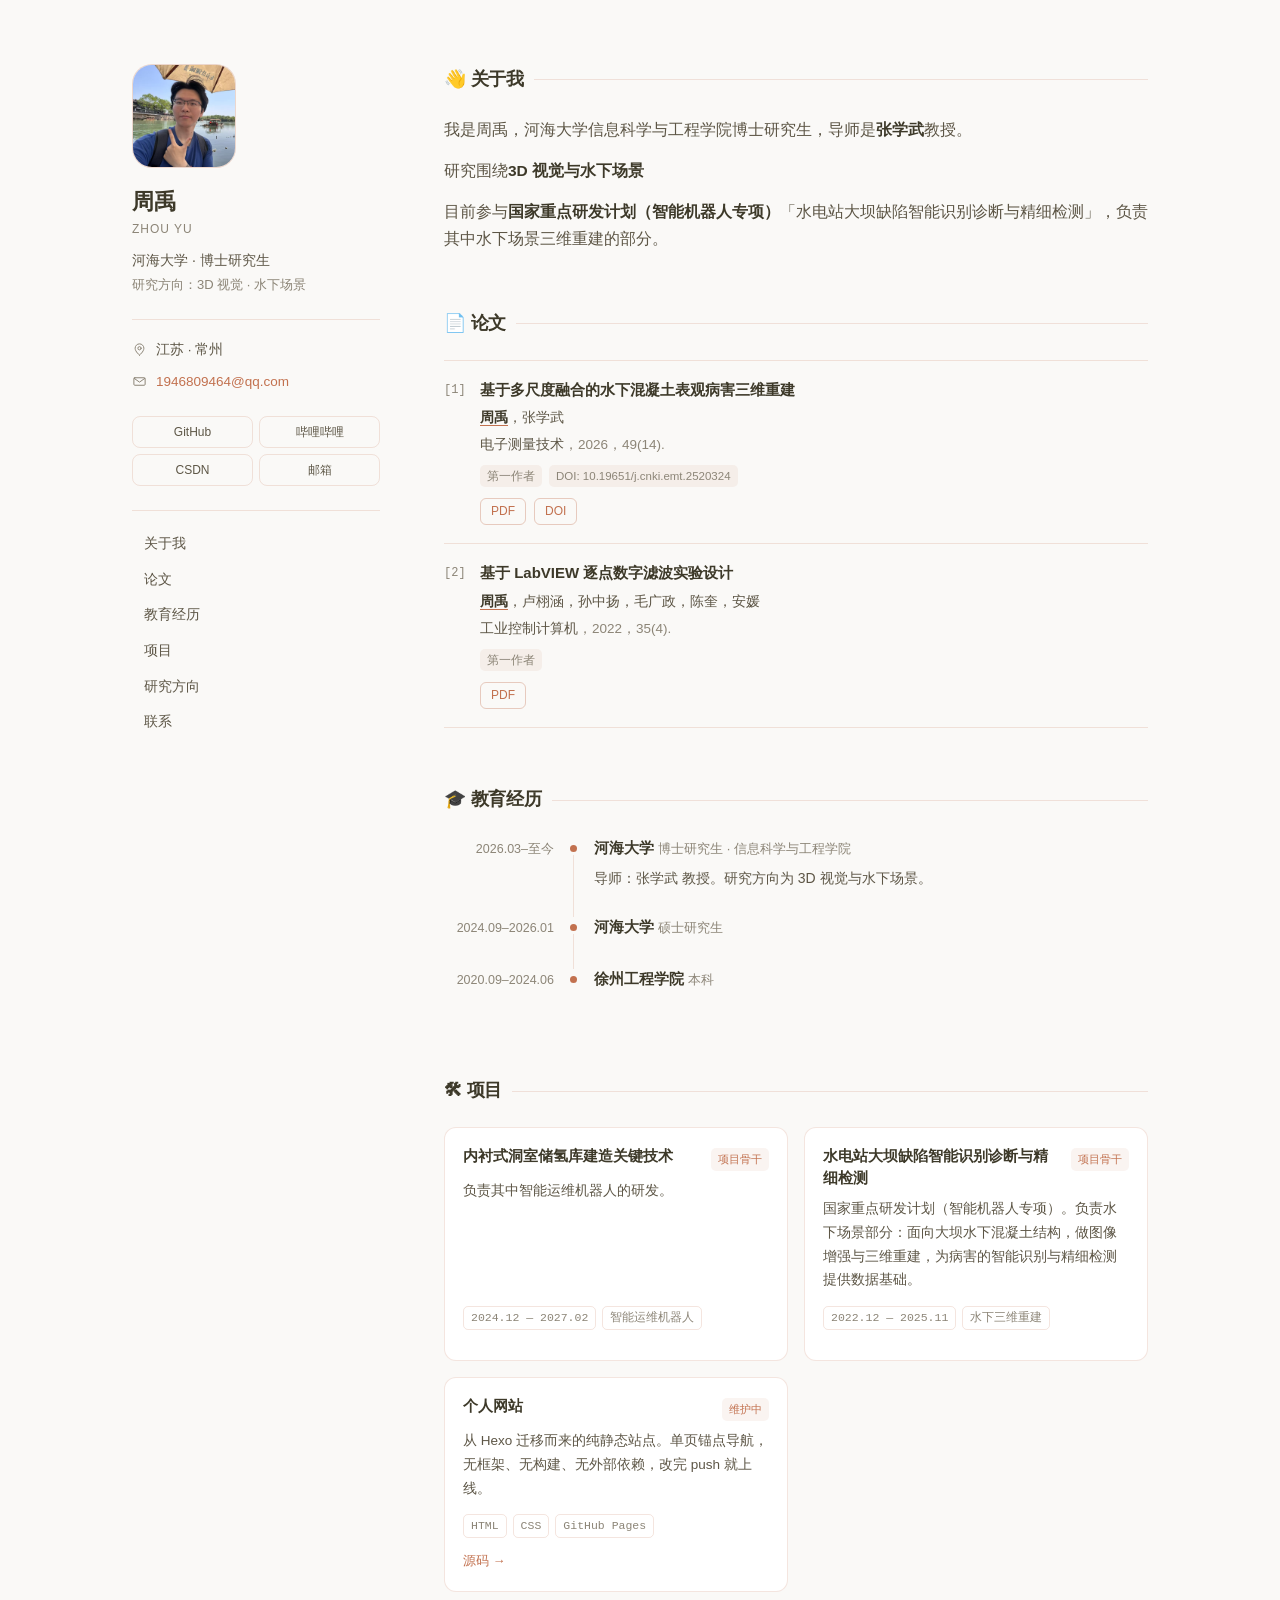
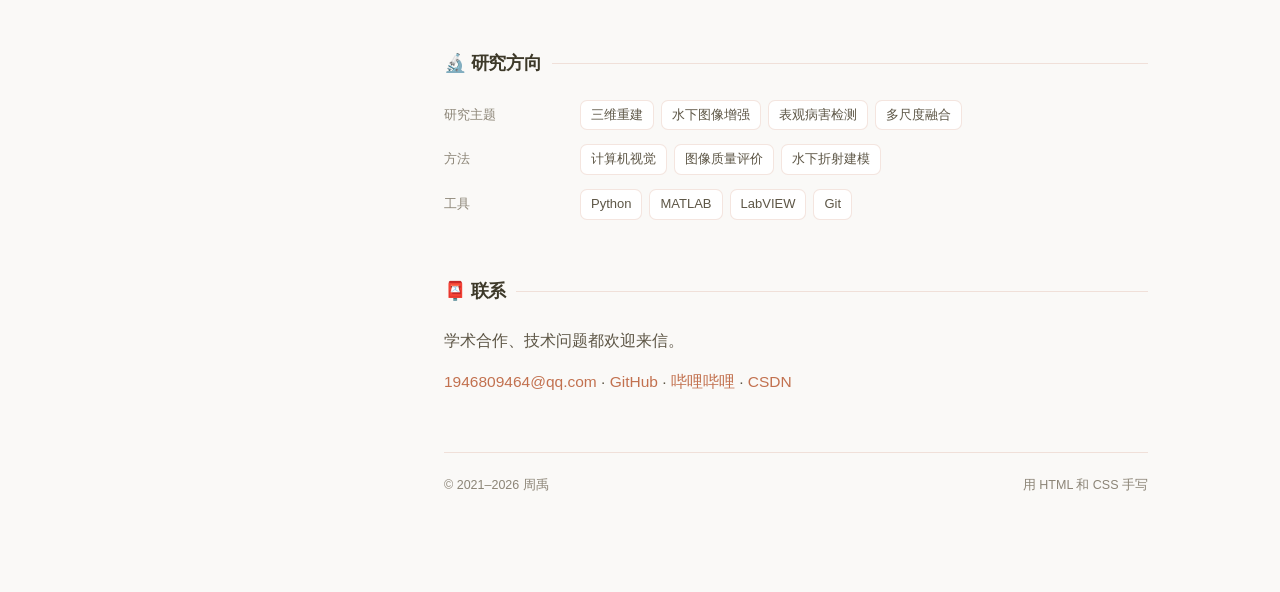
<file: index.html>
<!DOCTYPE html>
<html lang="zh-CN">
<head>
<meta charset="utf-8">
<meta name="viewport" content="width=device-width, initial-scale=1">
<title>周禹 | Zhou Yu</title>
<meta name="description" content="周禹，河海大学博士研究生，导师张学武教授。研究方向为 3D 视觉与水下场景。">
<link rel="stylesheet" href="css/style.css">
</head>
<body>

<div class="layout">

  <!-- ==================== 左侧栏 ==================== -->
  <aside class="sidebar">

    <div class="avatar">
      <img src="images/profile.jpg" alt="周禹">
    </div>

    <h1 class="name">周禹</h1>
    <p class="name-en">Zhou Yu</p>
    <p class="tagline">河海大学 · 博士研究生</p>
    <p class="motto">研究方向：3D 视觉 · 水下场景</p>

    <ul class="meta">
      <li>
        <svg viewBox="0 0 24 24" aria-hidden="true"><path d="M12 21s7-5.5 7-11a7 7 0 1 0-14 0c0 5.5 7 11 7 11z"/><circle cx="12" cy="10" r="2.6"/></svg>
        <span>江苏 · 常州</span>
      </li>
      <li>
        <svg viewBox="0 0 24 24" aria-hidden="true"><rect x="3" y="6" width="18" height="12" rx="1.5"/><path d="M3.5 7l8.5 6 8.5-6"/></svg>
        <span><a href="mailto:1946809464@qq.com">1946809464@qq.com</a></span>
      </li>
    </ul>

    <div class="socials">
      <a href="https://github.com/Elementary-function" target="_blank" rel="noopener">GitHub</a>
      <a href="https://space.bilibili.com/697409959" target="_blank" rel="noopener">哔哩哔哩</a>
      <a href="https://zhouyu.blog.csdn.net" target="_blank" rel="noopener">CSDN</a>
      <a href="mailto:1946809464@qq.com">邮箱</a>
    </div>

    <nav class="sidebar-nav">
      <a href="#about">关于我</a>
      <a href="#publications">论文</a>
      <a href="#education">教育经历</a>
      <a href="#projects">项目</a>
      <a href="#skills">研究方向</a>
      <a href="#contact">联系</a>
    </nav>

  </aside>

  <!-- ==================== 右侧主内容 ==================== -->
  <main>

    <section id="about">
      <h2>👋 关于我</h2>
      <p class="lead">我是周禹，河海大学信息科学与工程学院博士研究生，导师是<strong>张学武</strong>教授。</p>
      <p class="lead">研究围绕<strong>3D 视觉与水下场景</strong></p>
      <p class="lead">目前参与<strong>国家重点研发计划（智能机器人专项）</strong>「水电站大坝缺陷智能识别诊断与精细检测」，负责其中水下场景三维重建的部分。</p>
    </section>

    <section id="publications">
      <h2>📄 论文</h2>
      <ol class="pubs">

        <li class="pub">
          <div class="pub-title">基于多尺度融合的水下混凝土表观病害三维重建</div>
          <div class="pub-authors"><span class="me">周禹</span>，张学武</div>
          <div class="pub-venue"><em>电子测量技术</em>，2026，49(14).</div>
          <div class="pub-tags">
            <span>第一作者</span>
            <span>DOI: 10.19651/j.cnki.emt.2520324</span>
          </div>
          <div class="pub-links">
            <a href="files/zhou2026-underwater-3d-reconstruction.pdf" target="_blank" rel="noopener">PDF</a>
            <a href="https://doi.org/10.19651/j.cnki.emt.2520324" target="_blank" rel="noopener">DOI</a>
          </div>
        </li>

        <li class="pub">
          <div class="pub-title">基于 LabVIEW 逐点数字滤波实验设计</div>
          <div class="pub-authors"><span class="me">周禹</span>，卢栩涵，孙中扬，毛广政，陈奎，安媛</div>
          <div class="pub-venue"><em>工业控制计算机</em>，2022，35(4).</div>
          <div class="pub-tags">
            <span>第一作者</span>
          </div>
          <div class="pub-links">
            <a href="files/zhou2022-labview-digital-filter.pdf" target="_blank" rel="noopener">PDF</a>
          </div>
        </li>

      </ol>
    </section>

    <section id="education">
      <h2>🎓 教育经历</h2>
      <div class="timeline">

        <div class="tl-item">
          <div class="tl-date">2026.03–至今</div>
          <div class="tl-body">
            <h3>河海大学 <span class="role">博士研究生 · 信息科学与工程学院</span></h3>
            <p>导师：张学武 教授。研究方向为 3D 视觉与水下场景。</p>
          </div>
        </div>

        <div class="tl-item">
          <div class="tl-date">2024.09–2026.01</div>
          <div class="tl-body">
            <h3>河海大学 <span class="role">硕士研究生</span></h3>
          </div>
        </div>

        <div class="tl-item">
          <div class="tl-date">2020.09–2024.06</div>
          <div class="tl-body">
            <h3>徐州工程学院 <span class="role">本科</span></h3>
          </div>
        </div>

      </div>
    </section>

    <section id="projects">
      <h2>🛠 项目</h2>
      <div class="cards">

        <article class="card">
          <div class="card-head">
            <h3>内衬式洞室储氢库建造关键技术</h3>
            <span class="badge">项目骨干</span>
          </div>
          <p>负责其中智能运维机器人的研发。</p>
          <div class="tags">
            <span>2024.12 — 2027.02</span>
            <span>智能运维机器人</span>
          </div>
        </article>

        <article class="card">
          <div class="card-head">
            <h3>水电站大坝缺陷智能识别诊断与精细检测</h3>
            <span class="badge">项目骨干</span>
          </div>
          <p>国家重点研发计划（智能机器人专项）。负责水下场景部分：面向大坝水下混凝土结构，做图像增强与三维重建，为病害的智能识别与精细检测提供数据基础。</p>
          <div class="tags">
            <span>2022.12 — 2025.11</span>
            <span>水下三维重建</span>
          </div>
        </article>

        <article class="card">
          <div class="card-head">
            <h3>个人网站</h3>
            <span class="badge">维护中</span>
          </div>
          <p>从 Hexo 迁移而来的纯静态站点。单页锚点导航，无框架、无构建、无外部依赖，改完 push 就上线。</p>
          <div class="tags">
            <span>HTML</span><span>CSS</span><span>GitHub Pages</span>
          </div>
          <div class="card-links">
            <a href="https://github.com/Elementary-function/elementary-function.github.io" target="_blank" rel="noopener">源码 →</a>
          </div>
        </article>

      </div>
    </section>

    <section id="skills">
      <h2>🔬 研究方向</h2>
      <dl class="skills">
        <div class="skill-row">
          <dt>研究主题</dt>
          <dd>
            <span class="chip">三维重建</span>
            <span class="chip">水下图像增强</span>
            <span class="chip">表观病害检测</span>
            <span class="chip">多尺度融合</span>
          </dd>
        </div>
        <div class="skill-row">
          <dt>方法</dt>
          <dd>
            <span class="chip">计算机视觉</span>
            <span class="chip">图像质量评价</span>
            <span class="chip">水下折射建模</span>
          </dd>
        </div>
        <div class="skill-row">
          <dt>工具</dt>
          <dd>
            <span class="chip">Python</span>
            <span class="chip">MATLAB</span>
            <span class="chip">LabVIEW</span>
            <span class="chip">Git</span>
          </dd>
        </div>
      </dl>
    </section>

    <section id="contact">
      <h2>📮 联系</h2>
      <p class="lead">学术合作、技术问题都欢迎来信。</p>
      <p class="lead">
        <a href="mailto:1946809464@qq.com">1946809464@qq.com</a> ·
        <a href="https://github.com/Elementary-function" target="_blank" rel="noopener">GitHub</a> ·
        <a href="https://space.bilibili.com/697409959" target="_blank" rel="noopener">哔哩哔哩</a> ·
        <a href="https://zhouyu.blog.csdn.net" target="_blank" rel="noopener">CSDN</a>
      </p>
    </section>

    <footer class="footer">
      <span>© 2021–2026 周禹</span>
      <span>用 HTML 和 CSS 手写</span>
    </footer>

  </main>
</div>

</body>
</html>
</file>
<file: css/style.css>
/* ============================================================
   style.css — 全站唯一样式表
   改配色只需改下面 :root 里的变量
   ============================================================ */

:root {
  --bg: #faf9f7;
  --surface: #ffffff;
  --text: #3d3929;
  --text-2: #5d5646;
  --text-3: #8c8577;
  --accent: #c2714f;
  --accent-soft: rgba(194, 113, 79, 0.08);
  --border: rgba(194, 113, 79, 0.18);
  --border-strong: rgba(194, 113, 79, 0.34);
  --radius: 12px;
  --maxw: 1080px;
  --font: -apple-system, BlinkMacSystemFont, "Segoe UI", "PingFang SC",
    "Hiragino Sans GB", "Microsoft YaHei", "Helvetica Neue", Arial, sans-serif;
  --mono: ui-monospace, "SF Mono", "Cascadia Code", Consolas, "Courier New", monospace;
}

@media (prefers-color-scheme: dark) {
  :root {
    --bg: #1b1916;
    --surface: #24211d;
    --text: #efece4;
    --text-2: #c4bdaf;
    --text-3: #8e877a;
    --accent: #e2926c;
    --accent-soft: rgba(226, 146, 108, 0.12);
    --border: rgba(226, 146, 108, 0.2);
    --border-strong: rgba(226, 146, 108, 0.38);
  }
}

*,
*::before,
*::after {
  box-sizing: border-box;
}

html {
  scroll-behavior: smooth;
}

body {
  margin: 0;
  background: var(--bg);
  color: var(--text);
  font-family: var(--font);
  font-size: 15px;
  line-height: 1.75;
  -webkit-font-smoothing: antialiased;
}

a {
  color: var(--accent);
  text-decoration: none;
}

a:hover {
  text-decoration: underline;
  text-underline-offset: 3px;
}

/* ---------- 两栏骨架 ---------- */

.layout {
  display: grid;
  grid-template-columns: 248px minmax(0, 1fr);
  gap: 64px;
  max-width: var(--maxw);
  margin: 0 auto;
  padding: 64px 32px 96px;
}

/* ---------- 左侧栏 ---------- */

.sidebar {
  position: sticky;
  top: 64px;
  align-self: start;
}

.avatar {
  width: 104px;
  height: 104px;
  border-radius: 20px;
  background: var(--accent-soft);
  border: 1px solid var(--border);
  display: grid;
  place-items: center;
  font-size: 38px;
  font-weight: 600;
  color: var(--accent);
  overflow: hidden;
  margin-bottom: 20px;
}

.avatar img {
  width: 100%;
  height: 100%;
  object-fit: cover;
  object-position: 0% 45%;
  display: block;
}

.name {
  margin: 0 0 4px;
  font-size: 22px;
  font-weight: 600;
  letter-spacing: -0.01em;
  line-height: 1.3;
}

.name-en {
  margin: -2px 0 8px;
  font-size: 12px;
  letter-spacing: 0.08em;
  text-transform: uppercase;
  color: var(--text-3);
}

.tagline {
  margin: 0 0 2px;
  color: var(--text-2);
  font-size: 14px;
}

.motto {
  margin: 0 0 22px;
  color: var(--text-3);
  font-size: 13px;
}

.meta {
  list-style: none;
  margin: 0 0 22px;
  padding: 0;
  border-top: 1px solid var(--border);
  padding-top: 18px;
}

.meta li {
  display: flex;
  gap: 9px;
  align-items: flex-start;
  font-size: 13.5px;
  color: var(--text-2);
  margin-bottom: 9px;
  word-break: break-word;
}

.meta svg {
  flex: 0 0 15px;
  width: 15px;
  height: 15px;
  margin-top: 4px;
  stroke: var(--text-3);
  fill: none;
  stroke-width: 1.6;
  stroke-linecap: round;
  stroke-linejoin: round;
}

.socials {
  display: grid;
  grid-template-columns: 1fr 1fr;
  gap: 6px;
  margin-bottom: 24px;
}

.socials a {
  display: flex;
  align-items: center;
  justify-content: center;
  height: 32px;
  border: 1px solid var(--border);
  border-radius: 8px;
  font-size: 12px;
  color: var(--text-2);
  transition: border-color 0.18s, background 0.18s, color 0.18s;
}

.socials a:hover {
  background: var(--accent-soft);
  border-color: var(--border-strong);
  color: var(--accent);
  text-decoration: none;
}

.sidebar-nav {
  border-top: 1px solid var(--border);
  padding-top: 16px;
  display: flex;
  flex-direction: column;
  gap: 2px;
}

.sidebar-nav a {
  color: var(--text-2);
  font-size: 13.5px;
  padding: 5px 0 5px 10px;
  border-left: 2px solid transparent;
  transition: color 0.18s, border-color 0.18s;
}

.sidebar-nav a:hover {
  color: var(--accent);
  border-left-color: var(--accent);
  text-decoration: none;
}

/* ---------- 主内容 ---------- */

main {
  min-width: 0;
}

section {
  margin-bottom: 56px;
  scroll-margin-top: 32px;
}

section > h2 {
  display: flex;
  align-items: center;
  gap: 10px;
  margin: 0 0 20px;
  font-size: 18px;
  font-weight: 600;
  letter-spacing: -0.01em;
}

section > h2::after {
  content: "";
  flex: 1;
  height: 1px;
  background: var(--border);
}

.lead {
  font-size: 15.5px;
  color: var(--text-2);
  margin: 0 0 14px;
}

.lead strong {
  color: var(--text);
  font-weight: 600;
}

/* ---------- 时间线 ---------- */

.timeline {
  display: flex;
  flex-direction: column;
}

.tl-item {
  display: grid;
  grid-template-columns: 110px minmax(0, 1fr);
  gap: 20px;
  padding-bottom: 24px;
  position: relative;
}

.tl-item:not(:last-child)::before {
  content: "";
  position: absolute;
  left: 129px;
  top: 18px;
  bottom: -2px;
  width: 1px;
  background: var(--border);
}

.tl-date {
  font-size: 12.5px;
  color: var(--text-3);
  font-variant-numeric: tabular-nums;
  padding-top: 3px;
  text-align: right;
}

.tl-body {
  position: relative;
  padding-left: 20px;
}

.tl-body::before {
  content: "";
  position: absolute;
  left: -4px;
  top: 9px;
  width: 7px;
  height: 7px;
  border-radius: 50%;
  background: var(--accent);
  box-shadow: 0 0 0 3px var(--bg);
}

.tl-body h3 {
  margin: 0 0 3px;
  font-size: 14.5px;
  font-weight: 600;
}

.tl-body .role {
  color: var(--text-3);
  font-size: 13px;
  font-weight: 400;
}

.tl-body p {
  margin: 5px 0 0;
  font-size: 14px;
  color: var(--text-2);
}

/* ---------- 论文 ---------- */

.pubs {
  list-style: none;
  margin: 0;
  padding: 0;
  counter-reset: pub;
}

.pub {
  position: relative;
  padding: 18px 0 18px 36px;
  border-top: 1px solid var(--border);
}

.pub:last-child {
  border-bottom: 1px solid var(--border);
}

.pub::before {
  counter-increment: pub;
  content: "[" counter(pub) "]";
  position: absolute;
  left: 0;
  top: 19px;
  font-family: var(--mono);
  font-size: 12px;
  color: var(--text-3);
}

.pub-title {
  margin-bottom: 5px;
  font-size: 15px;
  font-weight: 600;
  line-height: 1.5;
}

.pub-authors {
  margin-bottom: 3px;
  font-size: 13.5px;
  color: var(--text-2);
}

.pub-authors .me {
  color: var(--text);
  font-weight: 600;
  border-bottom: 1.5px solid var(--accent);
}

.pub-venue {
  font-size: 13.5px;
  color: var(--text-3);
}

.pub-venue em {
  font-style: normal;
  color: var(--text-2);
  font-weight: 500;
}

.pub-tags {
  display: flex;
  flex-wrap: wrap;
  gap: 7px;
  margin-top: 9px;
}

.pub-tags span {
  font-size: 11.5px;
  color: var(--text-3);
  background: var(--accent-soft);
  border-radius: 5px;
  padding: 1px 7px;
}

.pub-links {
  display: flex;
  gap: 8px;
  margin-top: 11px;
}

.pub-links a {
  font-size: 12px;
  color: var(--accent);
  border: 1px solid var(--border-strong);
  border-radius: 6px;
  padding: 2px 10px;
  transition: background 0.18s;
}

.pub-links a:hover {
  background: var(--accent-soft);
  text-decoration: none;
}

/* ---------- 项目卡片 ---------- */

.cards {
  display: grid;
  grid-template-columns: repeat(auto-fill, minmax(240px, 1fr));
  gap: 16px;
}

.card {
  background: var(--surface);
  border: 1px solid var(--border);
  border-radius: var(--radius);
  padding: 18px;
  display: flex;
  flex-direction: column;
  transition: border-color 0.18s, transform 0.18s;
}

.card:hover {
  border-color: var(--border-strong);
  transform: translateY(-2px);
}

.card-head {
  display: flex;
  align-items: flex-start;
  justify-content: space-between;
  gap: 10px;
  margin-bottom: 8px;
}

.card h3 {
  margin: 0;
  min-width: 0;
  font-size: 14.5px;
  font-weight: 600;
  line-height: 1.5;
}

.badge {
  flex: none;
  margin-top: 2px;
  font-size: 11px;
  color: var(--accent);
  background: var(--accent-soft);
  border-radius: 5px;
  padding: 2px 7px;
  white-space: nowrap;
}

.card p {
  margin: 0 0 14px;
  font-size: 13.5px;
  color: var(--text-2);
  flex: 1;
}

.tags {
  display: flex;
  flex-wrap: wrap;
  gap: 6px;
  margin-bottom: 12px;
}

.tags span {
  font-family: var(--mono);
  font-size: 11.5px;
  color: var(--text-3);
  border: 1px solid var(--border);
  border-radius: 5px;
  padding: 1px 7px;
}

.card-links {
  display: flex;
  gap: 14px;
  font-size: 13px;
}

.card-hint {
  background: transparent;
  border: 1px dashed var(--border-strong);
  color: var(--text-3);
  align-items: center;
  justify-content: center;
  text-align: center;
  min-height: 132px;
  font-size: 13px;
}

.card-hint:hover {
  transform: none;
  background: var(--accent-soft);
}

/* ---------- 技能 ---------- */

.skills {
  display: grid;
  gap: 14px;
}

.skill-row {
  display: grid;
  grid-template-columns: 120px minmax(0, 1fr);
  gap: 16px;
  align-items: baseline;
}

.skill-row dt {
  font-size: 13px;
  color: var(--text-3);
}

.skill-row dd {
  margin: 0;
  display: flex;
  flex-wrap: wrap;
  gap: 7px;
}

.chip {
  font-size: 13px;
  color: var(--text-2);
  background: var(--surface);
  border: 1px solid var(--border);
  border-radius: 7px;
  padding: 3px 10px;
}

/* ---------- 页脚 ---------- */

.footer {
  border-top: 1px solid var(--border);
  padding-top: 22px;
  font-size: 12.5px;
  color: var(--text-3);
  display: flex;
  justify-content: space-between;
  flex-wrap: wrap;
  gap: 8px;
}

/* ---------- 文章页 ---------- */

.article-layout {
  max-width: 720px;
  margin: 0 auto;
  padding: 56px 32px 96px;
}

.back {
  font-size: 13.5px;
  color: var(--text-3);
  display: inline-flex;
  align-items: center;
  gap: 6px;
  margin-bottom: 28px;
}

.back:hover {
  color: var(--accent);
  text-decoration: none;
}

.article-header {
  border-bottom: 1px solid var(--border);
  padding-bottom: 20px;
  margin-bottom: 28px;
}

.article-header h1 {
  margin: 0 0 8px;
  font-size: 26px;
  font-weight: 600;
  letter-spacing: -0.02em;
  line-height: 1.35;
}

.article-header time {
  font-size: 13px;
  color: var(--text-3);
  font-variant-numeric: tabular-nums;
}

.article-body {
  font-size: 15.5px;
  line-height: 1.85;
  color: var(--text-2);
}

.article-body h2,
.article-body h3,
.article-body h4 {
  color: var(--text);
  font-weight: 600;
  line-height: 1.4;
  margin: 34px 0 12px;
}

.article-body h2 {
  font-size: 19px;
}

.article-body h3 {
  font-size: 16.5px;
}

.article-body h4 {
  font-size: 15px;
}

.article-body p {
  margin: 0 0 16px;
}

.article-body strong {
  color: var(--text);
}

.article-body blockquote {
  margin: 0 0 20px;
  padding: 2px 0 2px 16px;
  border-left: 3px solid var(--border-strong);
  color: var(--text-3);
}

.article-body blockquote p {
  margin: 0;
}

.article-body code {
  font-family: var(--mono);
  font-size: 0.88em;
  background: var(--accent-soft);
  color: var(--accent);
  border-radius: 4px;
  padding: 1px 5px;
}

.article-body pre {
  background: var(--surface);
  border: 1px solid var(--border);
  border-radius: 10px;
  padding: 14px 16px;
  overflow-x: auto;
  font-size: 13px;
  line-height: 1.7;
}

.article-body pre code {
  background: none;
  color: var(--text-2);
  padding: 0;
  font-size: inherit;
}

.article-body figure.highlight {
  margin: 0 0 20px;
  background: var(--surface);
  border: 1px solid var(--border);
  border-radius: 10px;
  overflow-x: auto;
}

.article-body figure.highlight table {
  border-collapse: collapse;
  margin: 0;
  width: 100%;
}

.article-body figure.highlight td {
  border: 0;
  padding: 0;
  vertical-align: top;
}

.article-body figure.highlight .gutter {
  display: none;
}

.article-body figure.highlight pre {
  margin: 0;
  border: 0;
  background: none;
  border-radius: 0;
}

.article-body a {
  border-bottom: 1px solid var(--border-strong);
}

.article-body a:hover {
  text-decoration: none;
  border-bottom-color: var(--accent);
}

.article-body img {
  max-width: 100%;
  height: auto;
  border-radius: 10px;
}

.article-foot {
  margin-top: 48px;
  padding-top: 20px;
  border-top: 1px solid var(--border);
  font-size: 13px;
  color: var(--text-3);
}

/* ---------- 窄屏 ---------- */

@media (max-width: 860px) {
  .layout {
    grid-template-columns: minmax(0, 1fr);
    gap: 40px;
    padding: 40px 22px 72px;
  }

  .sidebar {
    position: static;
    display: grid;
    grid-template-columns: 72px minmax(0, 1fr);
    column-gap: 16px;
    align-items: center;
  }

  .avatar {
    width: 72px;
    height: 72px;
    border-radius: 16px;
    font-size: 26px;
    margin-bottom: 0;
    grid-row: span 4;
  }

  .name {
    font-size: 19px;
  }

  .name-en {
    margin: -2px 0 2px;
  }

  .tagline {
    margin-bottom: 2px;
  }

  .motto {
    margin-bottom: 0;
  }

  .meta,
  .sidebar-nav {
    display: none;
  }

  .socials {
    grid-column: 1 / -1;
    margin: 20px 0 0;
  }

  section {
    margin-bottom: 44px;
  }

  .tl-item {
    grid-template-columns: minmax(0, 1fr);
    gap: 4px;
    padding-left: 16px;
  }

  .tl-item:not(:last-child)::before {
    left: 3px;
    top: 20px;
  }

  .tl-date {
    text-align: left;
  }

  .tl-body {
    padding-left: 0;
  }

  .tl-body::before {
    left: -17px;
  }

  .skill-row {
    grid-template-columns: minmax(0, 1fr);
    gap: 6px;
  }

  .article-layout {
    padding: 40px 22px 72px;
  }
}
</file>
